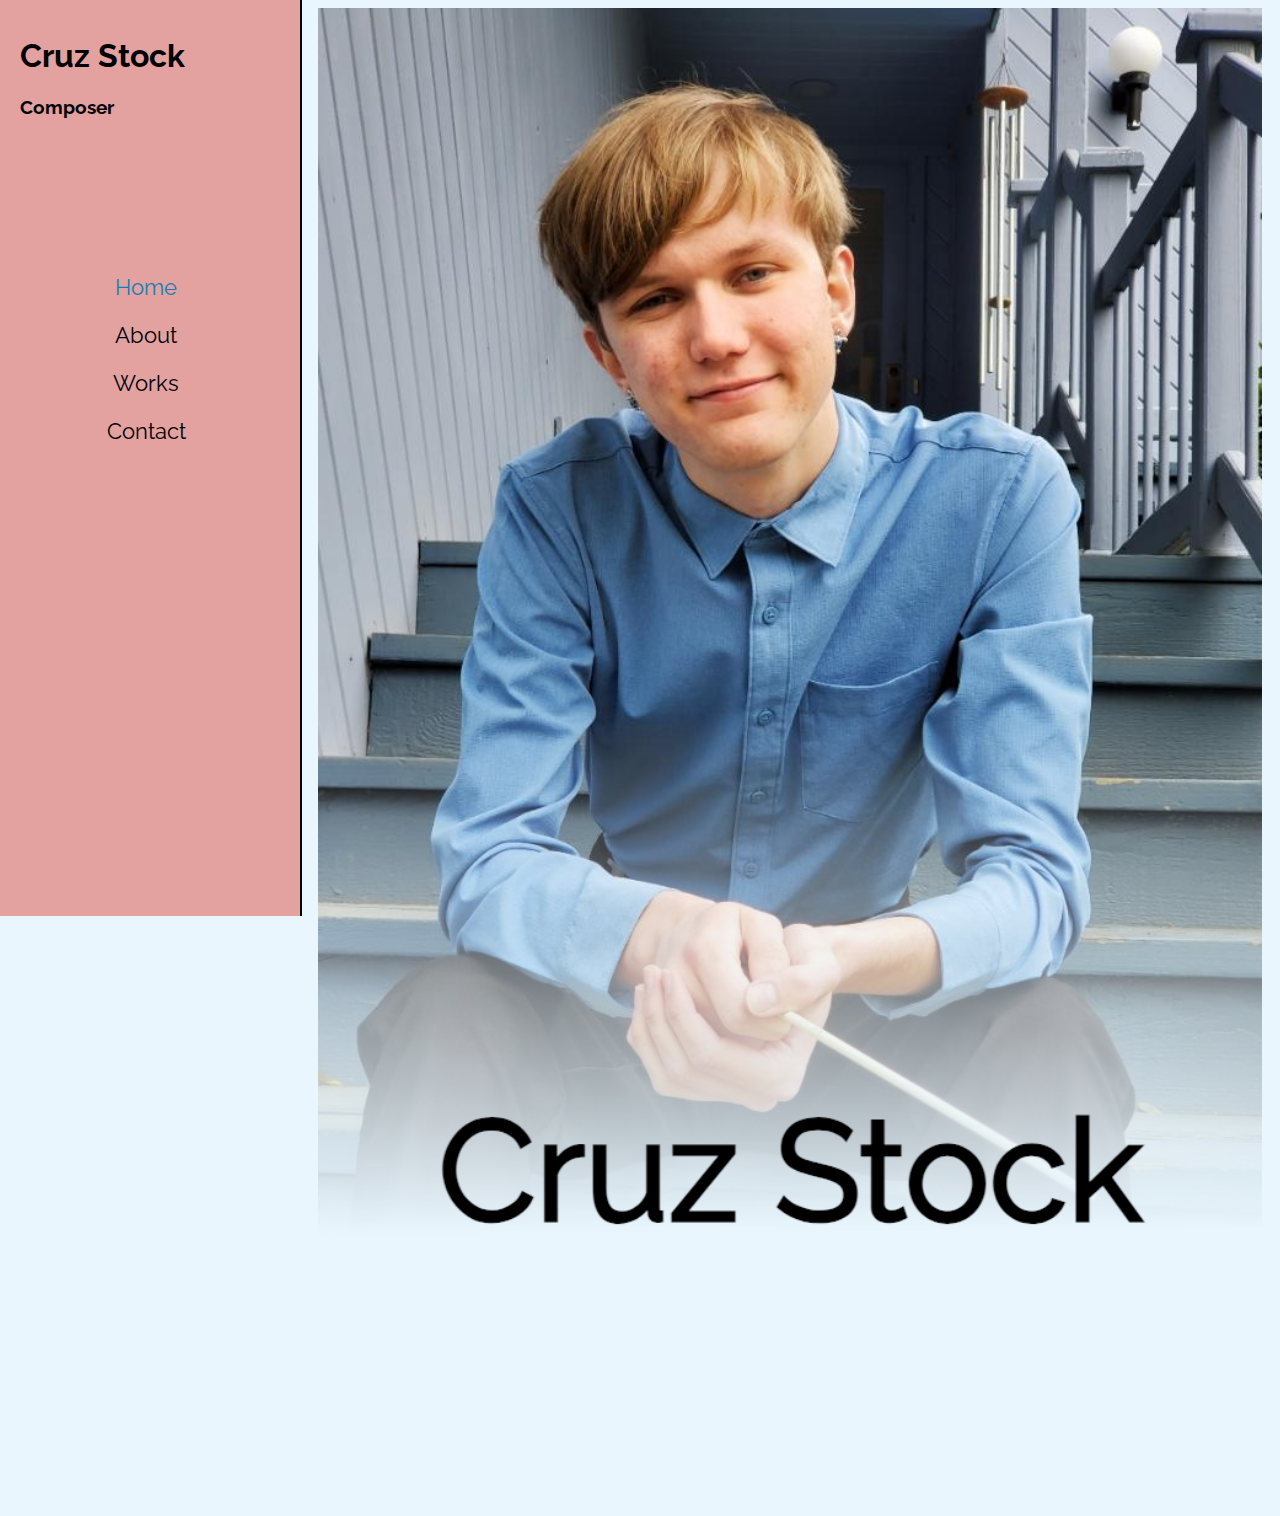
<file: index.html>
<!DOCTYPE html Cache-Control: private;>
<html lang="en">
<head>
    <meta charset="UTF-8">
    <meta name="viewport" content="width=device-width, initial-scale=1.0">
    <title>Cruz Stock</title>
    <link rel="stylesheet" href="Styles/styles.css">
    <link rel="icon" href="Assests/TrebleClef.webp" type="image/x-icon"/>
</head>
<body>
<!-- The Loading Screen -->
<div class="loader-wrapper">
  <span class="circle"></span>
</div>
<!-- The sidebar -->
<div class="sidebar">
    <div class="header">
        <h1 class="name">Cruz Stock</h1>
        <h3 class="subname">Composer</h3>
    </div>
    <ul class="nav">
        <li><a class="active nav-link" href="index.html">Home</a></li>
        <li><a class="nav-link" href="about.html">About</a></li>
        <li><a class="nav-link" href="works.html">Works</a></li>
        <li><a class="nav-link" href="contact.html">Contact</a></li>
    </ul>
</div>
<!-- The Body -->
<div class="home-body">
  <div class="headshot"></div>
</div>
<script>
  document.onreadystatechange = function() {
    if (document.readyState !== "complete") {
        document.querySelector("body").style.visibility = "hidden";
        document.querySelector(".loader-wrapper").style.visibility = "visible";
    } else {
        document.querySelector(".loader-wrapper").style.display = "none";
        document.querySelector("body").style.visibility = "visible";
    }
};
</script>

</body>
</html>
</file>
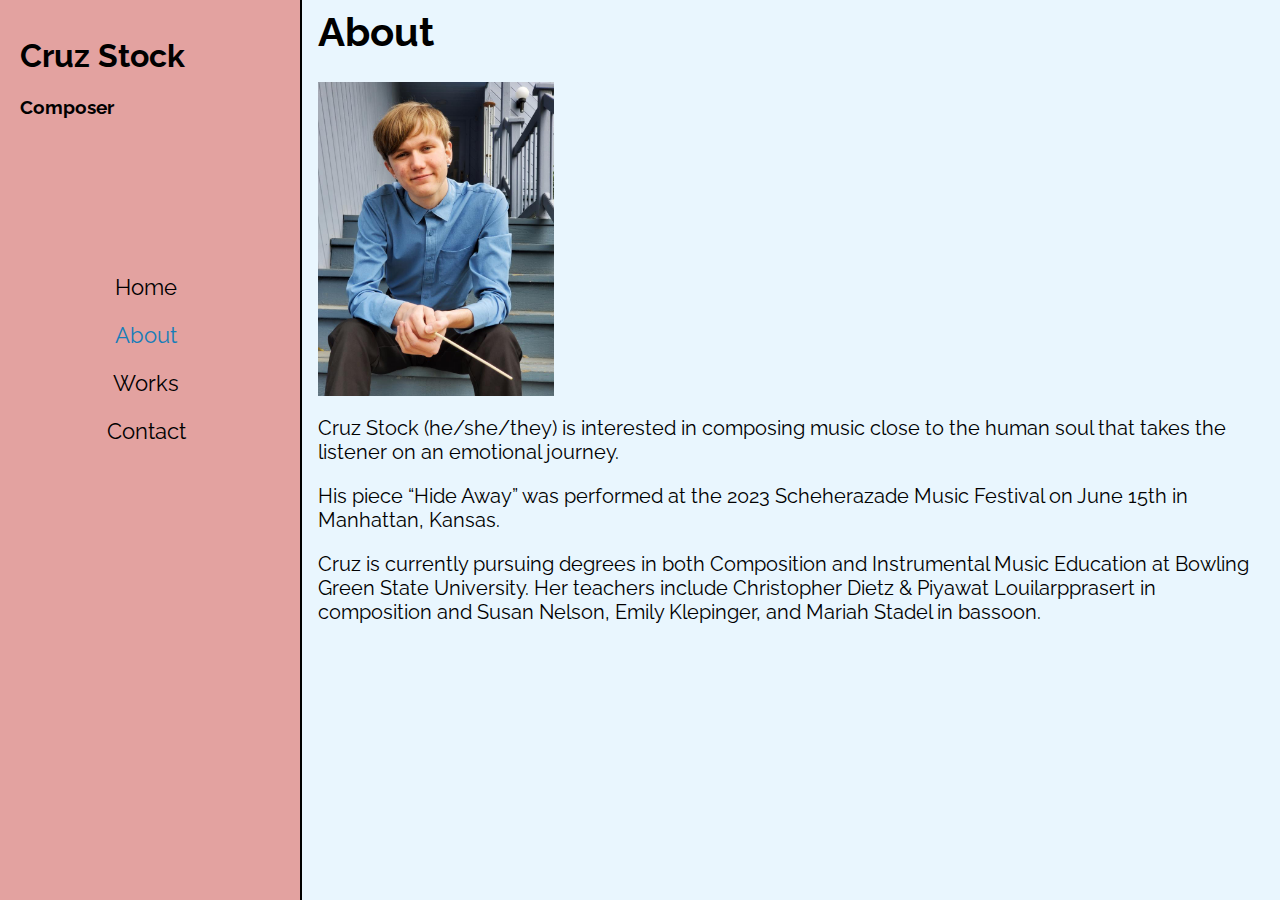
<file: about.html>
<!DOCTYPE html Cache-Control: private;>
<html lang="en">
<head>
    <meta charset="UTF-8">
    <meta name="viewport" content="width=device-width, initial-scale=1.0">
    <title>About - Cruz Stock</title>
    <link rel="stylesheet" href="Styles/styles.css">
    <link rel="icon" href="Assests/TrebleClef.webp" type="image/x-icon"/>
</head>
<body>
<!-- The Loading Screen -->
<div class="loader-wrapper">
    <span class="circle"></span>
  </div>
<!-- The sidebar -->
<div class="sidebar">
    <div class="header">
        <h1 class="name">Cruz Stock</h1>
        <h3 class="subname">Composer</h3>
    </div>
    <ul class="nav">
        <li><a class="nav-link" href="index.html">Home</a></li>
        <li><a class="active nav-link" href="about.html">About</a></li>
        <li><a class="nav-link" href="works.html">Works</a></li>
        <li><a class="nav-link" href="contact.html">Contact</a></li>
    </ul>
</div>
<!-- The Body -->
<div class="about-body">
    <div class="about-headshot">
        <h1>About</h1>
        <img src="Assests/Cruz-Stock-HeadShot.JPG" width="25%" length="25%">
        <p>
            Cruz Stock (he/she/they) is interested in composing music close to the human soul that takes the listener on an emotional journey.
        </p>
        <p>
            His piece “Hide Away” was performed at the 2023 Scheherazade Music Festival on June 15th in Manhattan, Kansas.
        </p>
        <p>
            Cruz is currently pursuing degrees in both Composition and Instrumental Music Education at Bowling Green State University. Her teachers include Christopher Dietz & Piyawat Louilarpprasert in composition and Susan Nelson, Emily Klepinger, and Mariah Stadel in bassoon.
        </p>
    </div>
</div>
</body>
<script>
    document.onreadystatechange = function() {
      if (document.readyState !== "complete") {
          document.querySelector("body").style.visibility = "hidden";
          document.querySelector(".loader-wrapper").style.visibility = "visible";
      } else {
          document.querySelector(".loader-wrapper").style.display = "none";
          document.querySelector("body").style.visibility = "visible";
      }
  };
  </script>
</html>
</file>
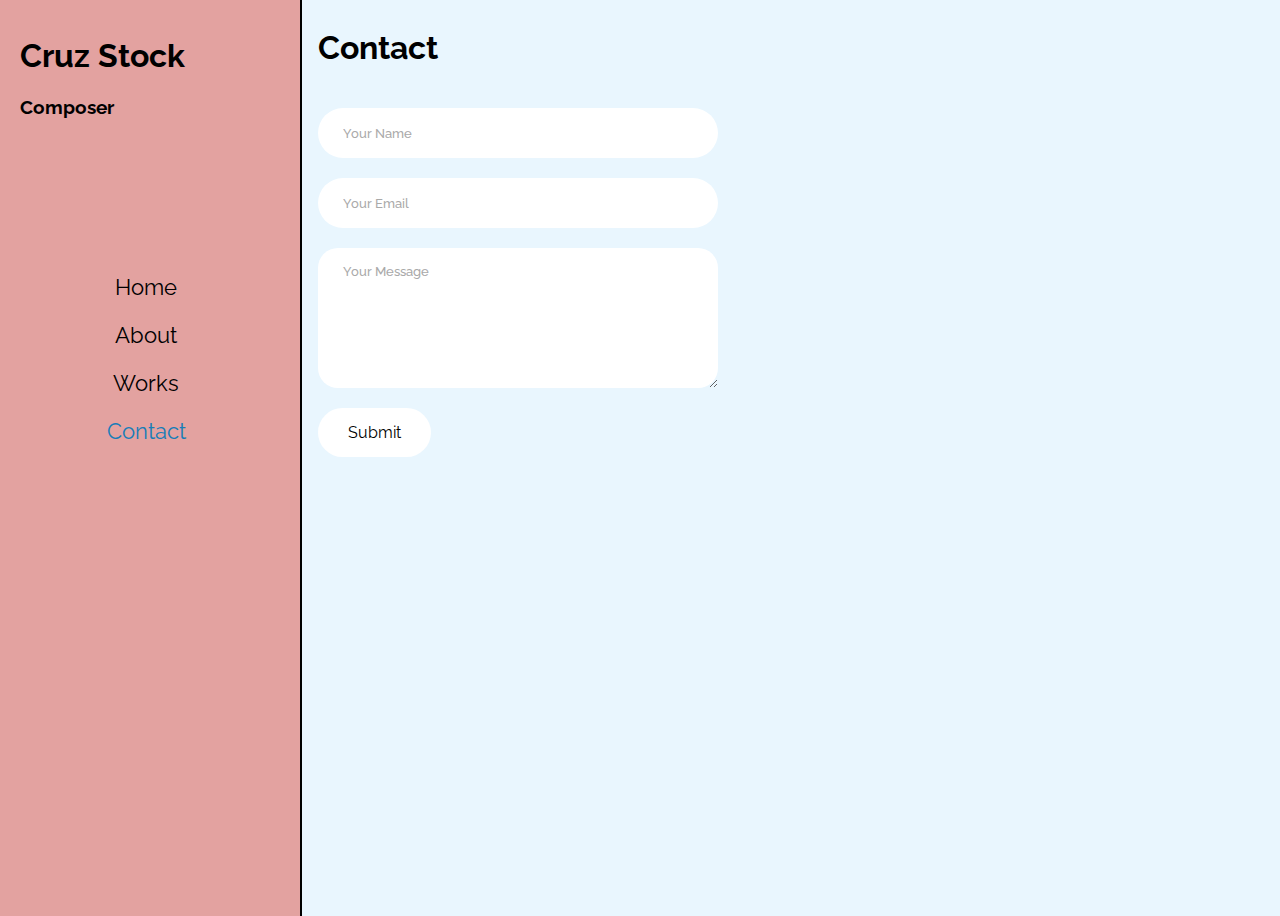
<file: contact.html>
<!DOCTYPE html Cache-Control: private;>
<!DOCTYPE html>
<html lang="en">
<head>
    <meta charset="UTF-8">
    <meta name="viewport" content="width=device-width, initial-scale=1.0">
    <title>Contact - Cruz Stock</title>
    <link rel="stylesheet" href="Styles/styles.css">
    <link rel="icon" href="Assests/TrebleClef.webp" type="image/x-icon"/>
</head>
<!-- The Loading Screen -->
<div class="loader-wrapper">
    <span class="circle"></span>
  </div>
<!-- The sidebar -->
<div class="sidebar">
    <div class="header">
        <h1 class="name">Cruz Stock</h1>
        <h3 class="subname">Composer</h3>
    </div>
    <ul class="nav">
        <li><a class="nav-link" href="index.html">Home</a></li>
        <li><a class="nav-link" href="about.html">About</a></li>
        <li><a class="nav-link" href="works.html">Works</a></li>
        <li><a class="active nav-link" href="contact.html">Contact</a></li>
    </ul>
</div>
<div class="contact-body">
    <form action="https://api.web3forms.com/submit" method="POST" class="contact-form">
        <h1>Contact</h1>
        <input type="hidden" name="access_key" value="208a9460-998c-4223-8aad-8fbee89fba15">
        <input type="text" name="name" placeholder="Your Name" class="contact-inputs" required>
        <input type="text" name="email" placeholder="Your Email" class="contact-inputs" required>
        <textarea name="message" placeholder="Your Message" class="contact-inputs" required></textarea>
        <button type="submit">Submit</button>
    </form>
</div>
<script>
    document.onreadystatechange = function() {
      if (document.readyState !== "complete") {
          document.querySelector("body").style.visibility = "hidden";
          document.querySelector(".loader-wrapper").style.visibility = "visible";
      } else {
          document.querySelector(".loader-wrapper").style.display = "none";
          document.querySelector("body").style.visibility = "visible";
      }
  };
  </script>
</html>
</file>
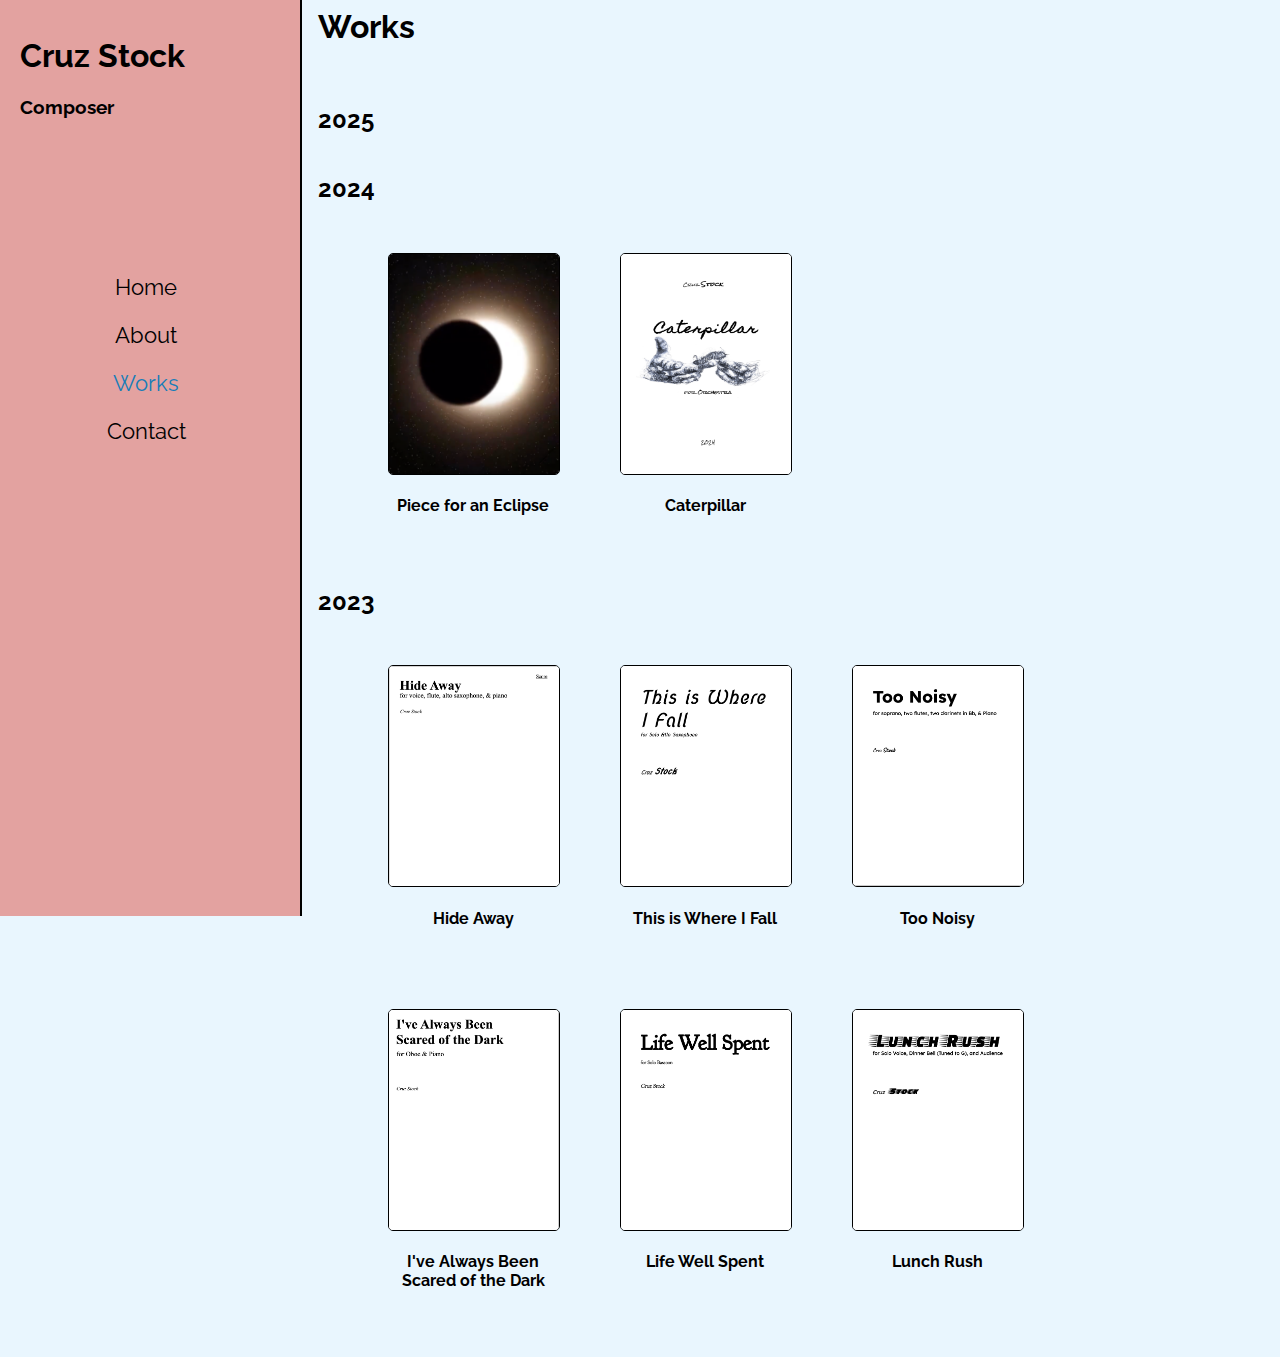
<file: works.html>
<!DOCTYPE html Cache-Control: private;>
<html lang="en">
<head>
    <meta charset="UTF-8">
    <meta name="viewport" content="width=device-width, initial-scale=1.0">
    <title>Works - Cruz Stock</title>
    <link rel="stylesheet" href="Styles/styles.css">
    <link rel="icon" href="Assests/TrebleClef.webp" type="image/x-icon"/>
</head>
<!-- The Loading Screen -->
<div class="loader-wrapper">
    <span class="circle"></span>
  </div>
<!-- The sidebar -->
<div class="sidebar">
    <div class="header">
        <h1 class="name">Cruz Stock</h1>
        <h3 class="subname">Composer</h3>
    </div>
    <ul class="nav">
        <li><a class="nav-link" href="index.html">Home</a></li>
        <li><a class="nav-link" href="about.html">About</a></li>
        <li><a class="active nav-link" href="works.html">Works</a></li>
        <li><a class="nav-link" href="contact.html">Contact</a></li>
    </ul>
</div>
<div class="works-body">
    <div class="works-list">
        <h1>Works</h1>
        <br>
        <h2>2025</h2>
        <ul class="works-items">
        </ul>
        <h2>2024</h2>
        <ul class="works-items">
            <li class="works-item works-item-first">
                <a href="Pages/eclipse.html">
                    <img class = "works-link" src="Assests/Works/Eclipse.png" width="170" height="220"></a>
                <h4 class = "works-name">Piece for an Eclipse</h3>
            </li>
            <li class="works-item">
                <a href="Pages/caterpillar.html">
                    <img class = "works-link" src="Assests/Works/Caterpillar.png" width="170" height="220"></a>
                <h4 class = "works-name">Caterpillar</h3>
            </li>
        </ul>
        <h2>2023</h2>
        <ul class="works-items">
            <li class="works-item works-item-first">
                <a href="Pages/hide-away.html">
                    <img class = "works-link" src="Assests/Works/Hide-Away.png" width="170" height="220"></a>
                <h4 class = "works-name">Hide Away</h3>
            </li>
            <li class="works-item">
                <a href="Pages/where-i-fall.html">
                    <img class = "works-link" src="Assests/Works/This-is-Where-I-Fall.png" width="170" height="220"></a>
                <h4 class = "works-name">This is Where I Fall</h3>
            </li>
            <li class="works-item">
                <a href="Pages/too-noisy.html">
                    <img class = "works-link" src="Assests/Works/Too-Noisy.png" width="170" height="220"></a>
                <h4 class = "works-name">Too Noisy</h3>
            </li>
            <li class="works-item">
                <a href="Pages/scared-dark.html">
                    <img class = "works-link" src="Assests/Works/I've-Always-Been-Scared-of-the-Dark.png" width="170" height="220"></a>
                <h4 class = "works-name">I've Always Been Scared of the Dark</h3>
            </li>
            <li class="works-item">
                <a href="Pages/life-well-spent.html">
                    <img class = "works-link" src="Assests/Works/Life-Well-Spent.png" width="170" height="220"></a>
                <h4 class = "works-name">Life Well Spent</h3>
            </li>
            <li class="works-item">
                <a href="Pages/lunch-rush.html">
                    <img class = "works-link" src="Assests/Works/Lunch-Rush.png" width="170" height="220"></a>
                <h4 class = "works-name">Lunch Rush</h3>
            </li>
    </ul>
    </div>
</div>
<script>
    document.onreadystatechange = function() {
      if (document.readyState !== "complete") {
          document.querySelector("body").style.visibility = "hidden";
          document.querySelector(".loader-wrapper").style.visibility = "visible";
      } else {
          document.querySelector(".loader-wrapper").style.display = "none";
          document.querySelector("body").style.visibility = "visible";
      }
  };
  </script>
</html>
</file>
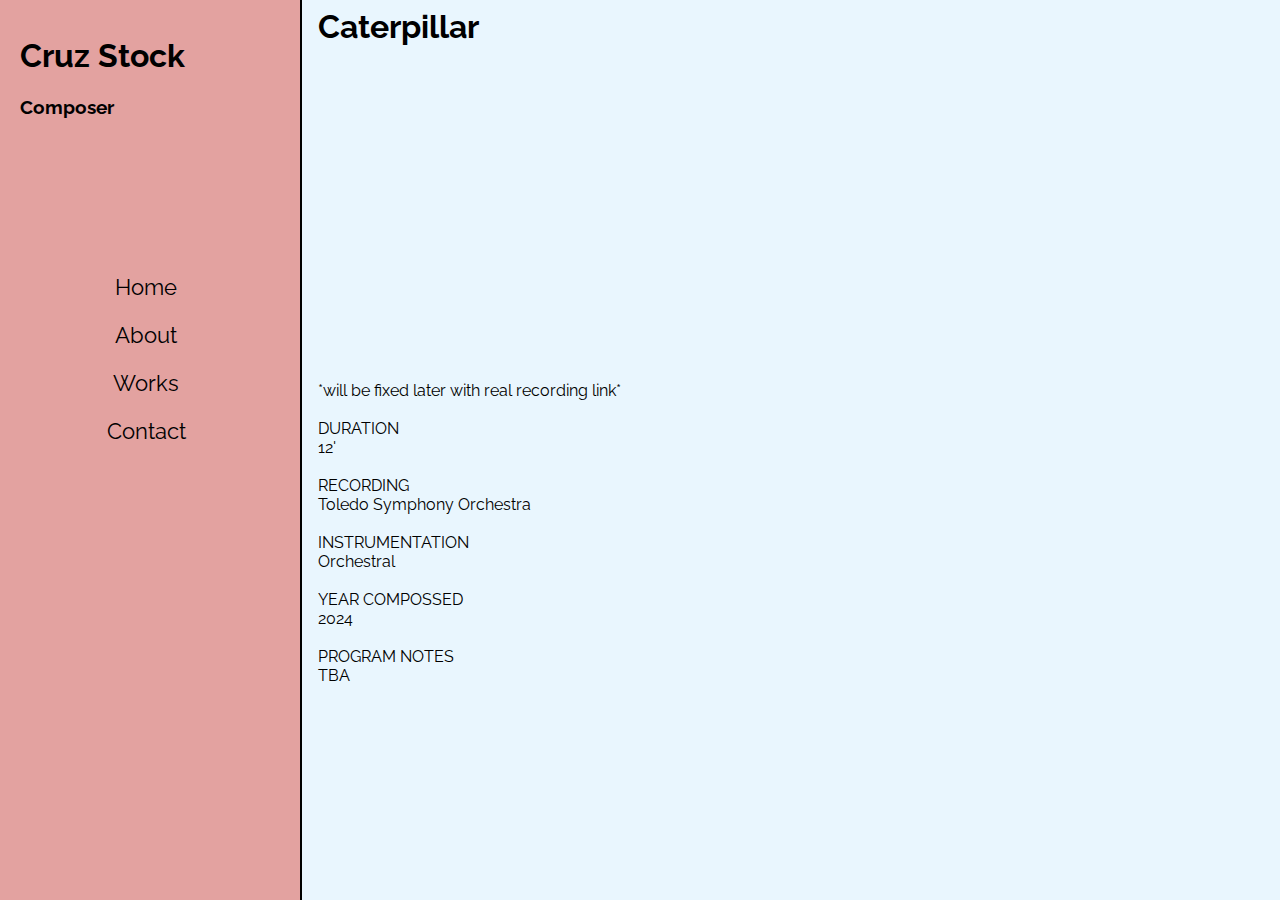
<file: Pages/caterpillar.html>
<!DOCTYPE html Cache-Control: private;>
<html lang="en">
<head>
    <meta charset="UTF-8">
    <meta name="viewport" content="width=device-width, initial-scale=1.0">
    <title>Caterpillar - Cruz Stock</title>
    <link rel="stylesheet" href="../Styles/styles.css">
    <link rel="icon" href="Assests/TrebleClef.webp" type="image/x-icon"/>
</head>
<!-- The Loading Screen -->
<div class="loader-wrapper">
    <span class="circle"></span>
  </div>
<!-- The sidebar -->
<div class="sidebar">
    <div class="header">
        <h1 class="name">Cruz Stock</h1>
        <h3 class="subname">Composer</h3>
    </div>
    <ul class="nav">
        <li><a class="nav-link" href="../index.html">Home</a></li>
        <li><a class="nav-link" href="../about.html">About</a></li>
        <li><a class="nav-link" href="../works.html">Works</a></li>
        <li><a class="nav-link" href="../contact.html">Contact</a></li>
    </ul>
</div>
<div class="works-body">
    <div class="works-list">
        <h1>Caterpillar</h1>
        <iframe class="video" width="560" height="315" src="https://www.youtube.com/embed/H6h8BHc15z4?si=mu9k8JqaqvsPHZ7Y" title="YouTube video player" frameborder="0" allow="accelerometer; autoplay; clipboard-write; encrypted-media; gyroscope; picture-in-picture; web-share" allowfullscreen></iframe>
        <br>
        *will be fixed later with real recording link*
        <br>
        <br>
        DURATION 
        <br>
        12'
        <br>
        <br>
        RECORDING
        <br>
        Toledo Symphony Orchestra
        <br>
        <br>
        INSTRUMENTATION
        <br>
        Orchestral
        <br>
        <br>
        YEAR COMPOSSED
        <br>
        2024
        <br>
        <br>
        PROGRAM NOTES
        <br>
        TBA


    </div>
</div>
<script>
    document.onreadystatechange = function() {
      if (document.readyState !== "complete") {
          document.querySelector("body").style.visibility = "hidden";
          document.querySelector(".loader-wrapper").style.visibility = "visible";
      } else {
          document.querySelector(".loader-wrapper").style.display = "none";
          document.querySelector("body").style.visibility = "visible";
      }
  };
  </script>
</html>
</file>
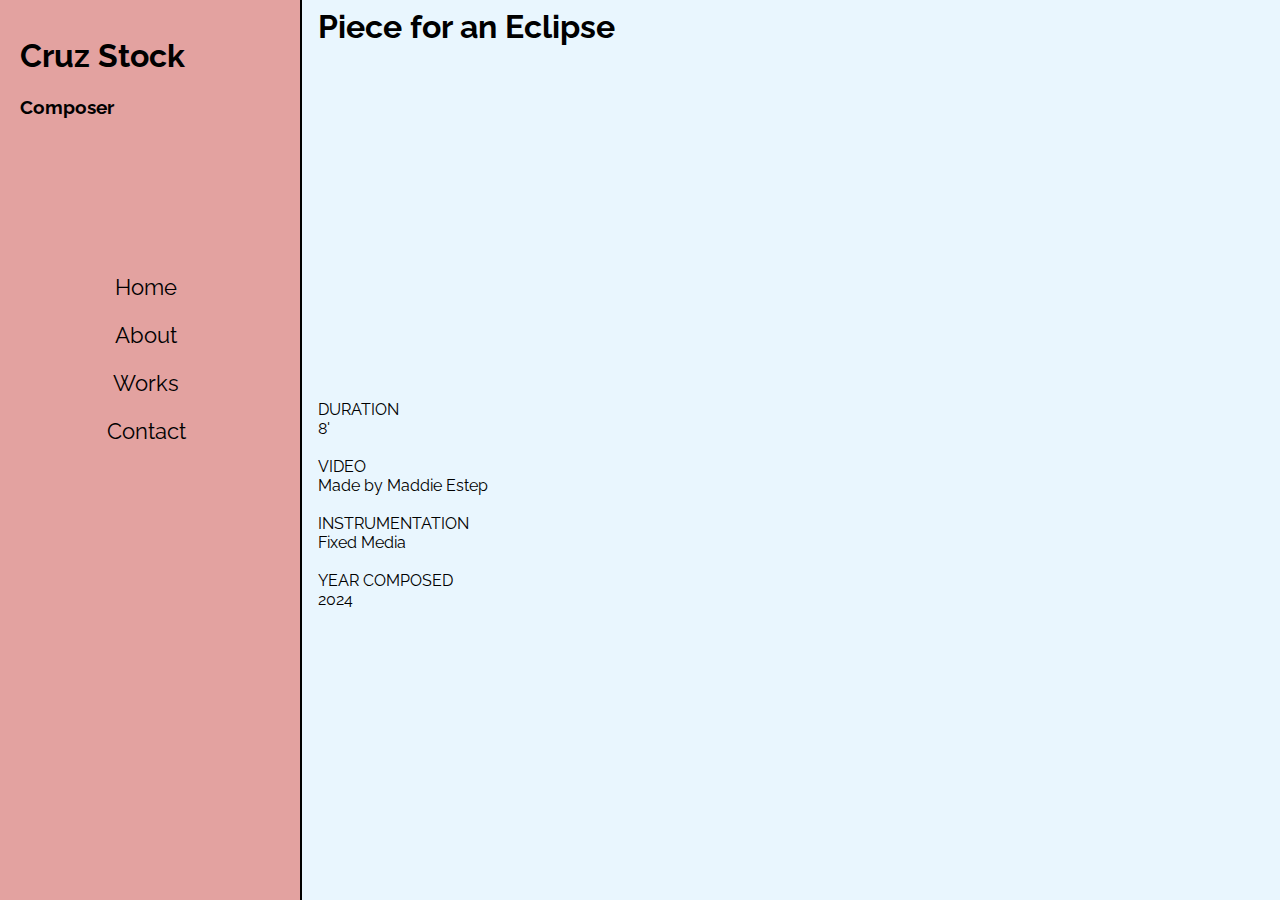
<file: Pages/eclipse.html>
<!DOCTYPE html Cache-Control: private;>
<html lang="en">
<head>
    <meta charset="UTF-8">
    <meta name="viewport" content="width=device-width, initial-scale=1.0">
    <title>Piece for an Eclipse - Cruz Stock</title>
    <link rel="stylesheet" href="../Styles/styles.css">
    <link rel="icon" href="Assests/TrebleClef.webp" type="image/x-icon"/>
</head>
<!-- The Loading Screen -->
<div class="loader-wrapper">
    <span class="circle"></span>
  </div>
<!-- The sidebar -->
<div class="sidebar">
    <div class="header">
        <h1 class="name">Cruz Stock</h1>
        <h3 class="subname">Composer</h3>
    </div>
    <ul class="nav">
        <li><a class="nav-link" href="../index.html">Home</a></li>
        <li><a class="nav-link" href="../about.html">About</a></li>
        <li><a class="nav-link" href="../works.html">Works</a></li>
        <li><a class="nav-link" href="../contact.html">Contact</a></li>
    </ul>
</div>
<div class="works-body">
    <div class="works-list">
        <h1>Piece for an Eclipse</h1>
        <iframe width="560" height="315" src="https://www.youtube.com/embed/PFdt0wuN1Iw?si=15b_hazKX6CjDKab" title="YouTube video player" frameborder="0" allow="accelerometer; autoplay; clipboard-write; encrypted-media; gyroscope; picture-in-picture; web-share" referrerpolicy="strict-origin-when-cross-origin" allowfullscreen></iframe>
        <br>
        <br>
        DURATION 
        <br>
        8'
        <br>
        <br>
        VIDEO
        <br>
        Made by Maddie Estep
        <br>
        <br>
        INSTRUMENTATION
        <br>
        Fixed Media
        <br>
        <br>
        YEAR COMPOSED
        <br>
        2024
        <br>

    </div>
</div>
<script>
    document.onreadystatechange = function() {
      if (document.readyState !== "complete") {
          document.querySelector("body").style.visibility = "hidden";
          document.querySelector(".loader-wrapper").style.visibility = "visible";
      } else {
          document.querySelector(".loader-wrapper").style.display = "none";
          document.querySelector("body").style.visibility = "visible";
      }
  };
  </script>
</html>
</file>
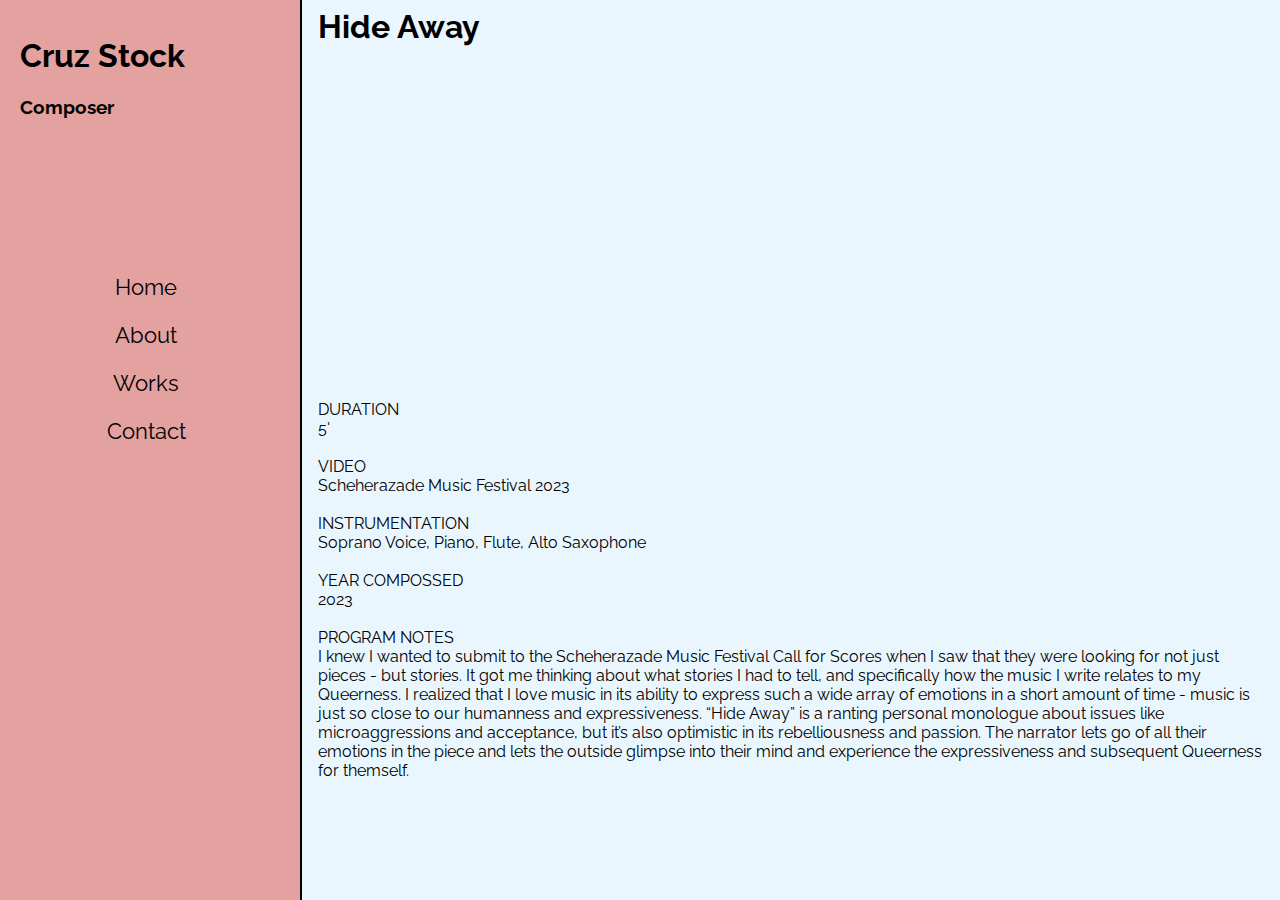
<file: Pages/hide-away-copy.html>
<!DOCTYPE html Cache-Control: private;>
<html lang="en">
<head>
    <meta charset="UTF-8">
    <meta name="viewport" content="width=device-width, initial-scale=1.0">
    <title>Hide Away - Cruz Stock</title>
    <link rel="stylesheet" href="../Styles/styles.css">
    <link rel="icon" href="Assests/TrebleClef.webp" type="image/x-icon"/>
</head>
<!-- The Loading Screen -->
<div class="loader-wrapper">
    <span class="circle"></span>
  </div>
<!-- The sidebar -->
<div class="sidebar">
    <div class="header">
        <h1 class="name">Cruz Stock</h1>
        <h3 class="subname">Composer</h3>
    </div>
    <ul class="nav">
        <li><a class="nav-link" href="../index.html">Home</a></li>
        <li><a class="nav-link" href="../about.html">About</a></li>
        <li><a class="nav-link" href="../works.html">Works</a></li>
        <li><a class="nav-link" href="../contact.html">Contact</a></li>
    </ul>
</div>
<div class="works-body">
    <div class="works-list">
        <h1>Hide Away</h1>
        <iframe class="video" width="560" height="315" src="https://www.youtube.com/embed/H6h8BHc15z4?si=mu9k8JqaqvsPHZ7Y" title="YouTube video player" frameborder="0" allow="accelerometer; autoplay; clipboard-write; encrypted-media; gyroscope; picture-in-picture; web-share" allowfullscreen></iframe>
        <br>
        <br>
        DURATION 
        <br>
        5'
        <br>
        <br>
        VIDEO
        <br>
        Scheherazade Music Festival 2023
        <br>
        <br>
        INSTRUMENTATION
        <br>
        Soprano Voice, Piano, Flute, Alto Saxophone
        <br>
        <br>
        YEAR COMPOSSED
        <br>
        2023
        <br>
        <br>
        PROGRAM NOTES
        <br>
        I knew I wanted to submit to the Scheherazade Music Festival Call for Scores when I saw that they were looking for not just pieces - but stories. It got me thinking about what stories I had to tell, and specifically how the music I write relates to my Queerness. I realized that I love music in its ability to express such a wide array of emotions in a short amount of time - music is just so close to our humanness and expressiveness. “Hide Away” is a ranting personal monologue about issues like microaggressions and acceptance, but it’s also optimistic in its rebelliousness and passion. The narrator lets go of all their emotions in the piece and lets the outside glimpse into their mind and experience the expressiveness and subsequent Queerness for themself.


    </div>
</div>
<script>
    document.onreadystatechange = function() {
      if (document.readyState !== "complete") {
          document.querySelector("body").style.visibility = "hidden";
          document.querySelector(".loader-wrapper").style.visibility = "visible";
      } else {
          document.querySelector(".loader-wrapper").style.display = "none";
          document.querySelector("body").style.visibility = "visible";
      }
  };
  </script>
</html>
</file>
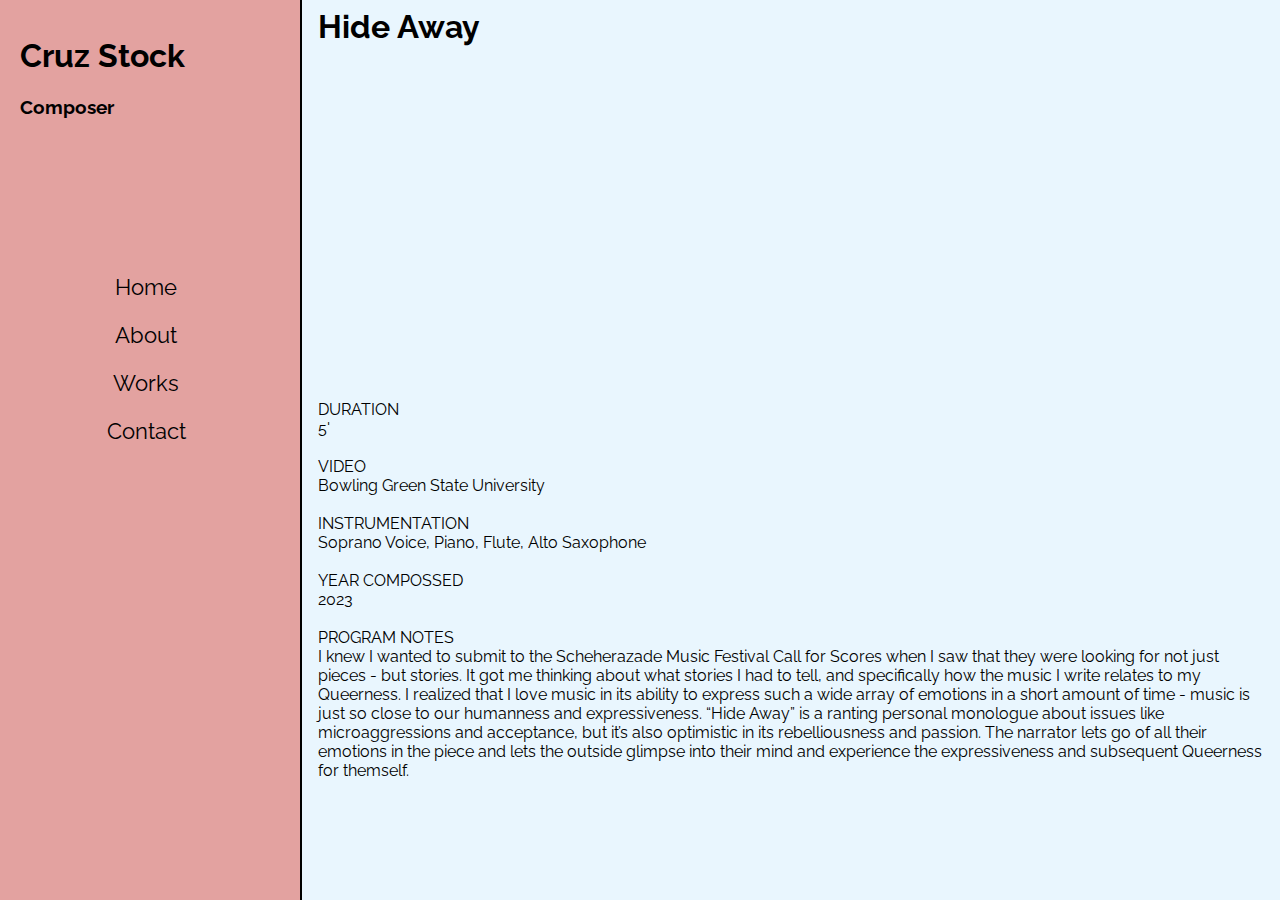
<file: Pages/hide-away.html>
<!DOCTYPE html Cache-Control: private;>
<html lang="en">
<head>
    <meta charset="UTF-8">
    <meta name="viewport" content="width=device-width, initial-scale=1.0">
    <title>Hide Away - Cruz Stock</title>
    <link rel="stylesheet" href="../Styles/styles.css">
    <link rel="icon" href="Assests/TrebleClef.webp" type="image/x-icon"/>
</head>
<!-- The Loading Screen -->
<div class="loader-wrapper">
    <span class="circle"></span>
  </div>
<!-- The sidebar -->
<div class="sidebar">
    <div class="header">
        <h1 class="name">Cruz Stock</h1>
        <h3 class="subname">Composer</h3>
    </div>
    <ul class="nav">
        <li><a class="nav-link" href="../index.html">Home</a></li>
        <li><a class="nav-link" href="../about.html">About</a></li>
        <li><a class="nav-link" href="../works.html">Works</a></li>
        <li><a class="nav-link" href="../contact.html">Contact</a></li>
    </ul>
</div>
<div class="works-body">
    <div class="works-list">
        <h1>Hide Away</h1>
        <iframe class="video" width="560" height="315" src="https://www.youtube.com/embed/H6h8BHc15z4?si=mu9k8JqaqvsPHZ7Y" title="YouTube video player" frameborder="0" allow="accelerometer; autoplay; clipboard-write; encrypted-media; gyroscope; picture-in-picture; web-share" allowfullscreen></iframe>
        <br>
        <br>
        DURATION 
        <br>
        5'
        <br>
        <br>
        VIDEO
        <br>
        Bowling Green State University
        <br>
        <br>
        INSTRUMENTATION
        <br>
        Soprano Voice, Piano, Flute, Alto Saxophone
        <br>
        <br>
        YEAR COMPOSSED
        <br>
        2023
        <br>
        <br>
        PROGRAM NOTES
        <br>
        I knew I wanted to submit to the Scheherazade Music Festival Call for Scores when I saw that they were looking for not just pieces - but stories. It got me thinking about what stories I had to tell, and specifically how the music I write relates to my Queerness. I realized that I love music in its ability to express such a wide array of emotions in a short amount of time - music is just so close to our humanness and expressiveness. “Hide Away” is a ranting personal monologue about issues like microaggressions and acceptance, but it’s also optimistic in its rebelliousness and passion. The narrator lets go of all their emotions in the piece and lets the outside glimpse into their mind and experience the expressiveness and subsequent Queerness for themself.


    </div>
</div>
<script>
    document.onreadystatechange = function() {
      if (document.readyState !== "complete") {
          document.querySelector("body").style.visibility = "hidden";
          document.querySelector(".loader-wrapper").style.visibility = "visible";
      } else {
          document.querySelector(".loader-wrapper").style.display = "none";
          document.querySelector("body").style.visibility = "visible";
      }
  };
  </script>
</html>
</file>
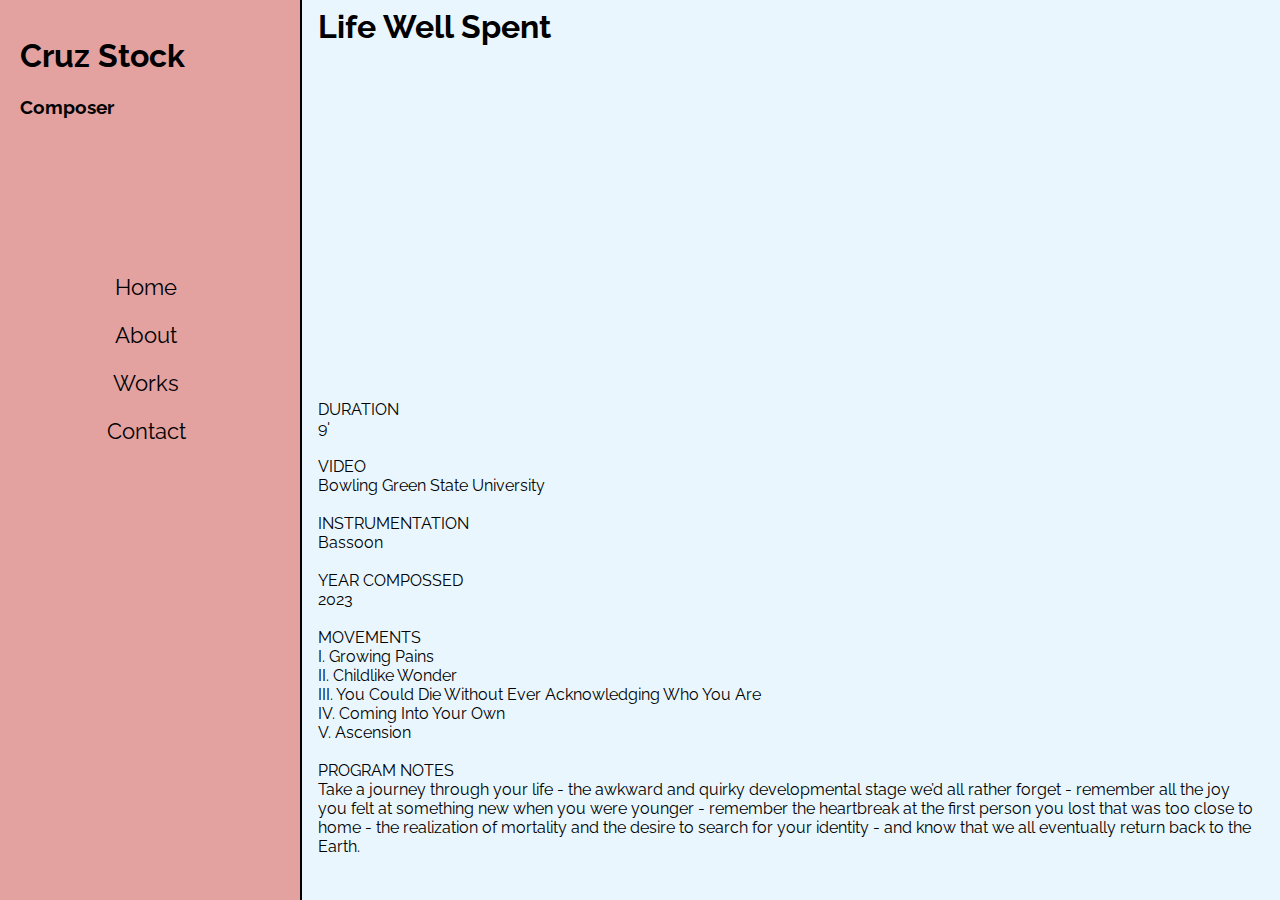
<file: Pages/life-well-spent.html>
<!DOCTYPE html Cache-Control: private;>
<html lang="en">
<head>
    <meta charset="UTF-8">
    <meta name="viewport" content="width=device-width, initial-scale=1.0">
    <title>Life Well Spent - Cruz Stock</title>
    <link rel="stylesheet" href="../Styles/styles.css">
    <link rel="icon" href="Assests/TrebleClef.webp" type="image/x-icon"/>
</head>
<!-- The Loading Screen -->
<div class="loader-wrapper">
    <span class="circle"></span>
  </div>
<!-- The sidebar -->
<div class="sidebar">
    <div class="header">
        <h1 class="name">Cruz Stock</h1>
        <h3 class="subname">Composer</h3>
    </div>
    <ul class="nav">
        <li><a class="nav-link" href="../index.html">Home</a></li>
        <li><a class="nav-link" href="../about.html">About</a></li>
        <li><a class="nav-link" href="../works.html">Works</a></li>
        <li><a class="nav-link" href="../contact.html">Contact</a></li>
    </ul>
</div>
<div class="works-body">
    <div class="works-list">
        <h1>Life Well Spent</h1>
        <iframe width="560" height="315" src="https://www.youtube.com/embed/xzF1yiCq1ts?si=5iL-U-b4fIVFTS9r" title="YouTube video player" frameborder="0" allow="accelerometer; autoplay; clipboard-write; encrypted-media; gyroscope; picture-in-picture; web-share" allowfullscreen></iframe>
        <br>
        <br>
        DURATION
        <br>
        9'
        <br>
        <br>
        VIDEO
        <br>
        Bowling Green State University
        <br>
        <br>
        INSTRUMENTATION
        <br>
        Bassoon
        <br>
        <br>
        YEAR COMPOSSED
        <br>
        2023
        <br>
        <br>
        MOVEMENTS
        <br>
        I. Growing Pains
        <br>
        II. Childlike Wonder
        <br>
        III. You Could Die Without Ever Acknowledging Who You Are 
        <br>
        IV. Coming Into Your Own
        <br>
        V. Ascension
        <br>
        <br>
        PROGRAM NOTES
        <br>
        Take a journey through your life - the awkward and quirky developmental stage we’d all rather forget - remember all the joy you felt at something new when you were younger - remember the heartbreak at the first person you lost that was too close to home - the realization of mortality and the desire to search for your identity - and know that we all eventually return back to the Earth.   
    </div>
</div>
<script>
    document.onreadystatechange = function() {
      if (document.readyState !== "complete") {
          document.querySelector("body").style.visibility = "hidden";
          document.querySelector(".loader-wrapper").style.visibility = "visible";
      } else {
          document.querySelector(".loader-wrapper").style.display = "none";
          document.querySelector("body").style.visibility = "visible";
      }
  };
  </script>
</html>
</file>
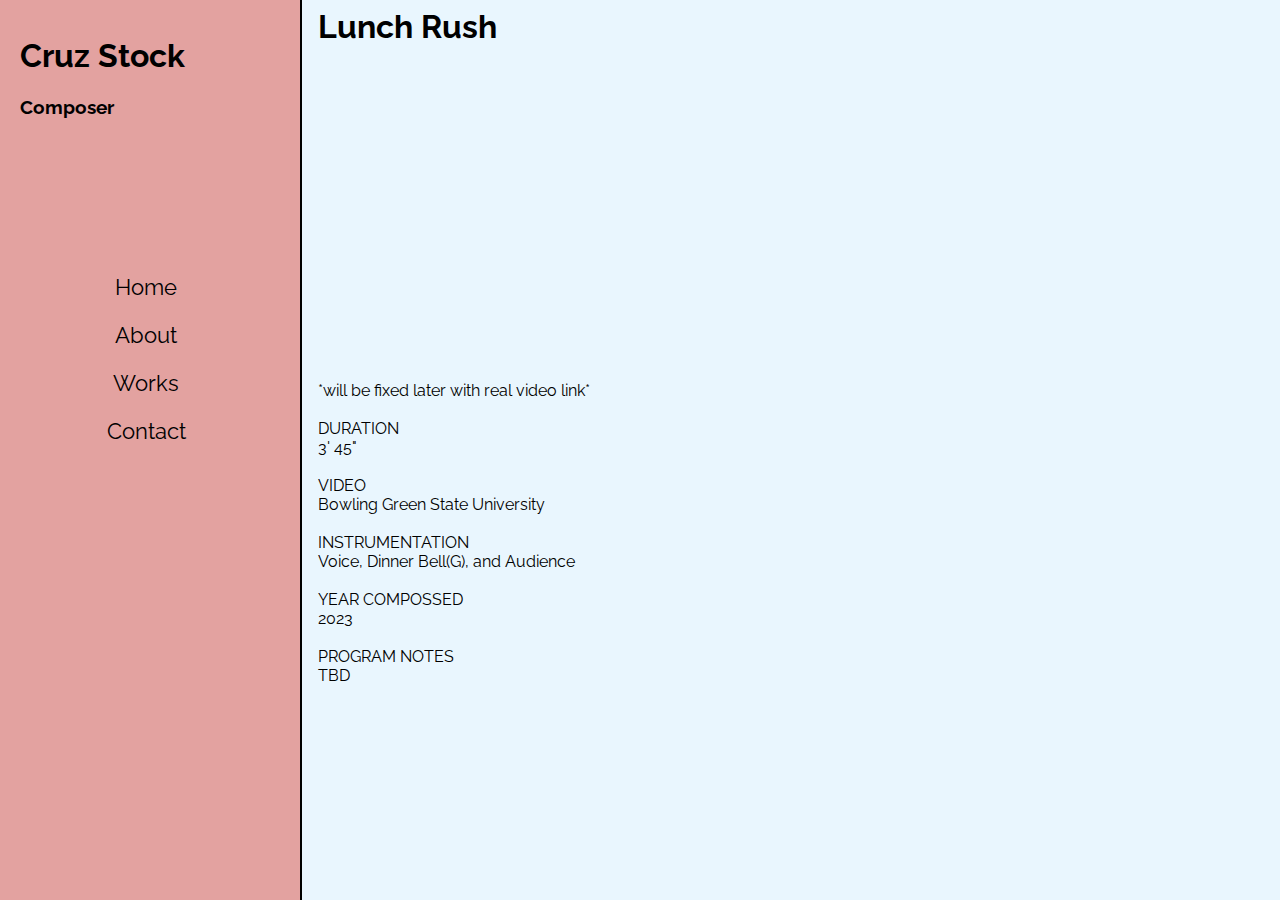
<file: Pages/lunch-rush.html>
<!DOCTYPE html Cache-Control: private;>
<html lang="en">
<head>
    <meta charset="UTF-8">
    <meta name="viewport" content="width=device-width, initial-scale=1.0">
    <title>Lunch Rush - Cruz Stock</title>
    <link rel="stylesheet" href="../Styles/styles.css">
    <link rel="icon" href="Assests/TrebleClef.webp" type="image/x-icon"/>
</head>
<!-- The Loading Screen -->
<div class="loader-wrapper">
    <span class="circle"></span>
  </div>
<!-- The sidebar -->
<div class="sidebar">
    <div class="header">
        <h1 class="name">Cruz Stock</h1>
        <h3 class="subname">Composer</h3>
    </div>
    <ul class="nav">
        <li><a class="nav-link" href="../index.html">Home</a></li>
        <li><a class="nav-link" href="../about.html">About</a></li>
        <li><a class="nav-link" href="../works.html">Works</a></li>
        <li><a class="nav-link" href="../contact.html">Contact</a></li>
    </ul>
</div>
<div class="works-body">
    <div class="works-list">
        <h1>Lunch Rush</h1>
        <iframe width="560" height="315" src="https://www.youtube.com/embed/R4E8YQVQbNg?si=exBzP6vVnz9jUjo1" title="YouTube video player" frameborder="0" allow="accelerometer; autoplay; clipboard-write; encrypted-media; gyroscope; picture-in-picture; web-share" allowfullscreen></iframe>
        <br>
        *will be fixed later with real video link*
        <br>
        <br>
        DURATION
        <br>
        3' 45"
        <br>
        <br>
        VIDEO
        <br>
        Bowling Green State University
        <br>
        <br>
        INSTRUMENTATION
        <br>
        Voice, Dinner Bell(G), and Audience
        <br>
        <br>
        YEAR COMPOSSED
        <br>
        2023
        <br>
        <br>
        PROGRAM NOTES
        <br>
        TBD
    </div>
</div>
<script>
    document.onreadystatechange = function() {
      if (document.readyState !== "complete") {
          document.querySelector("body").style.visibility = "hidden";
          document.querySelector(".loader-wrapper").style.visibility = "visible";
      } else {
          document.querySelector(".loader-wrapper").style.display = "none";
          document.querySelector("body").style.visibility = "visible";
      }
  };
  </script>
</html>
</file>
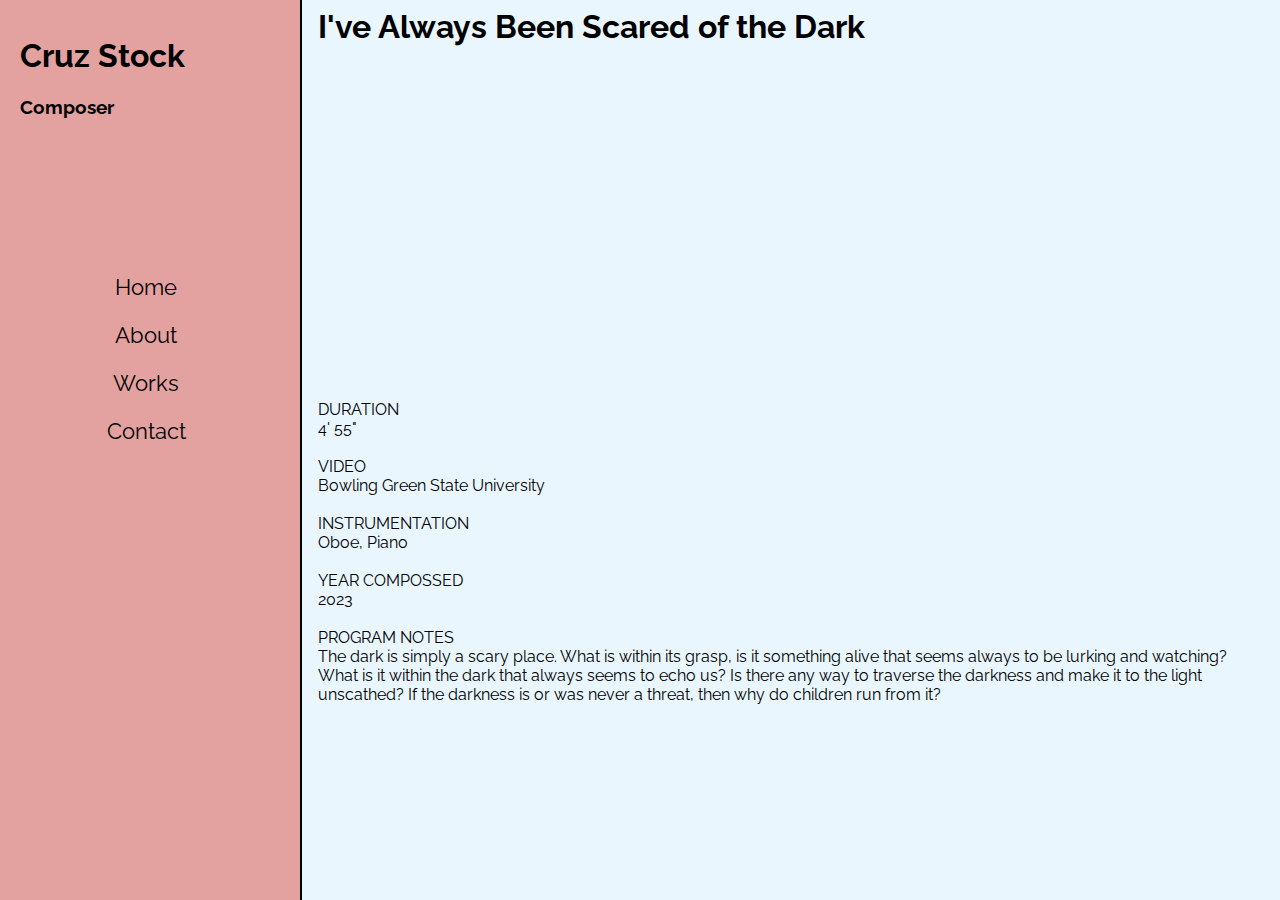
<file: Pages/scared-dark.html>
<!DOCTYPE html Cache-Control: private;>
<html lang="en">
<head>
    <meta charset="UTF-8">
    <meta name="viewport" content="width=device-width, initial-scale=1.0">
    <title>I've Always Been Scared of the Dark - Cruz Stock</title>
    <link rel="stylesheet" href="../Styles/styles.css">
    <link rel="icon" href="Assests/TrebleClef.webp" type="image/x-icon"/>
</head>
<!-- The Loading Screen -->
<div class="loader-wrapper">
    <span class="circle"></span>
  </div>
<!-- The sidebar -->
<div class="sidebar">
    <div class="header">
        <h1 class="name">Cruz Stock</h1>
        <h3 class="subname">Composer</h3>
    </div>
    <ul class="nav">
        <li><a class="nav-link" href="../index.html">Home</a></li>
        <li><a class="nav-link" href="../about.html">About</a></li>
        <li><a class="nav-link" href="../works.html">Works</a></li>
        <li><a class="nav-link" href="../contact.html">Contact</a></li>
    </ul>
</div>
<div class="works-body">
    <div class="works-list">
        <h1>I've Always Been Scared of the Dark</h1>
        <iframe width="560" height="315" src="https://www.youtube.com/embed/Fb7JiVg_Ksc?si=BND9QPUlYa6fQ2Mi" title="YouTube video player" frameborder="0" allow="accelerometer; autoplay; clipboard-write; encrypted-media; gyroscope; picture-in-picture; web-share" allowfullscreen></iframe>
        <br>
        <br>
        DURATION
        <br>
        4' 55"
        <br>
        <br>
        VIDEO
        <br>
        Bowling Green State University        
        <br>
        <br>
        INSTRUMENTATION
        <br>
        Oboe, Piano
        <br>
        <br>
        YEAR COMPOSSED
        <br>
        2023
        <br>
        <br>
        PROGRAM NOTES
        <br>
        The dark is simply a scary place. What is within its grasp, is it something alive that seems always to be lurking and watching? What is it within the dark that always seems to echo us? Is there any way to traverse the darkness and make it to the light unscathed? If the darkness is or was never a threat, then why do children run from it?   
    </div>
</div>
<script>
    document.onreadystatechange = function() {
      if (document.readyState !== "complete") {
          document.querySelector("body").style.visibility = "hidden";
          document.querySelector(".loader-wrapper").style.visibility = "visible";
      } else {
          document.querySelector(".loader-wrapper").style.display = "none";
          document.querySelector("body").style.visibility = "visible";
      }
  };
  </script>
</html>
</file>
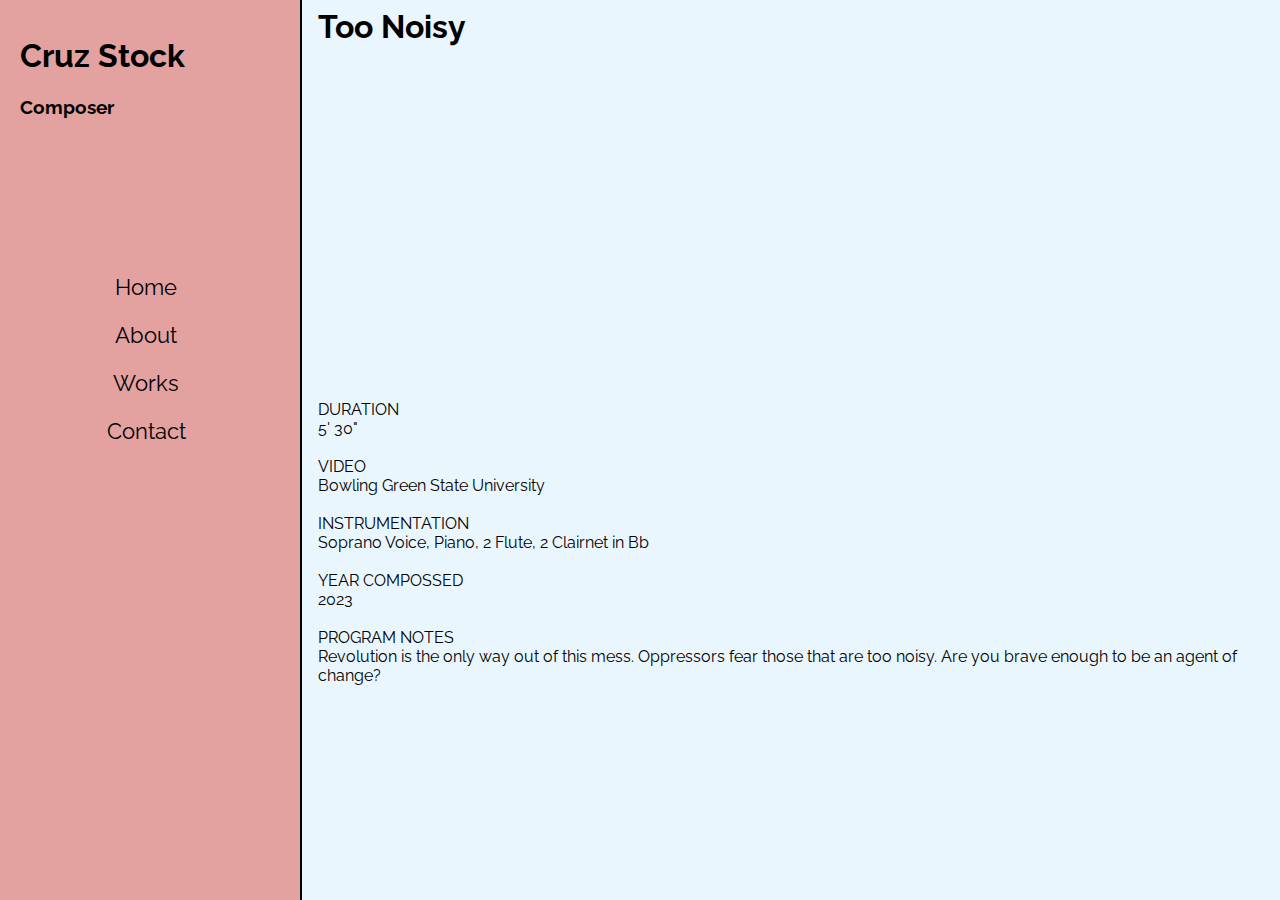
<file: Pages/too-noisy.html>
<!DOCTYPE html Cache-Control: private;>
<html lang="en">
<head>
    <meta charset="UTF-8">
    <meta name="viewport" content="width=device-width, initial-scale=1.0">
    <title>Too Noisy - Cruz Stock</title>
    <link rel="stylesheet" href="../Styles/styles.css">
    <link rel="icon" href="Assests/TrebleClef.webp" type="image/x-icon"/>
</head>
<!-- The Loading Screen -->
<div class="loader-wrapper">
    <span class="circle"></span>
  </div>
<!-- The sidebar -->
<div class="sidebar">
    <div class="header">
        <h1 class="name">Cruz Stock</h1>
        <h3 class="subname">Composer</h3>
    </div>
    <ul class="nav">
        <li><a class="nav-link" href="../index.html">Home</a></li>
        <li><a class="nav-link" href="../about.html">About</a></li>
        <li><a class="nav-link" href="../works.html">Works</a></li>
        <li><a class="nav-link" href="../contact.html">Contact</a></li>
    </ul>
</div>
<div class="works-body">
    <div class="works-list">
        <h1>Too Noisy</h1>
        <iframe width="560" height="315" src="https://www.youtube.com/embed/OKgmafZOISA?si=4YQwIV9NQB_D9ckH" title="YouTube video player" frameborder="0" allow="accelerometer; autoplay; clipboard-write; encrypted-media; gyroscope; picture-in-picture; web-share" allowfullscreen></iframe>
        <br>
        <br>
        DURATION
        <br>
        5' 30"
        <br>
        <br>
        VIDEO
        <br>
        Bowling Green State University
        <br>
        <br>
        INSTRUMENTATION
        <br>
        Soprano Voice, Piano, 2 Flute, 2 Clairnet in Bb
        <br>
        <br>
        YEAR COMPOSSED
        <br>
        2023
        <br>
        <br>
        PROGRAM NOTES
        <br>
        Revolution is the only way out of this mess. Oppressors fear those that are too noisy. Are you brave enough to be an agent of change?
    </div>
</div>
<script>
    document.onreadystatechange = function() {
      if (document.readyState !== "complete") {
          document.querySelector("body").style.visibility = "hidden";
          document.querySelector(".loader-wrapper").style.visibility = "visible";
      } else {
          document.querySelector(".loader-wrapper").style.display = "none";
          document.querySelector("body").style.visibility = "visible";
      }
  };
  </script>
</html>
</file>
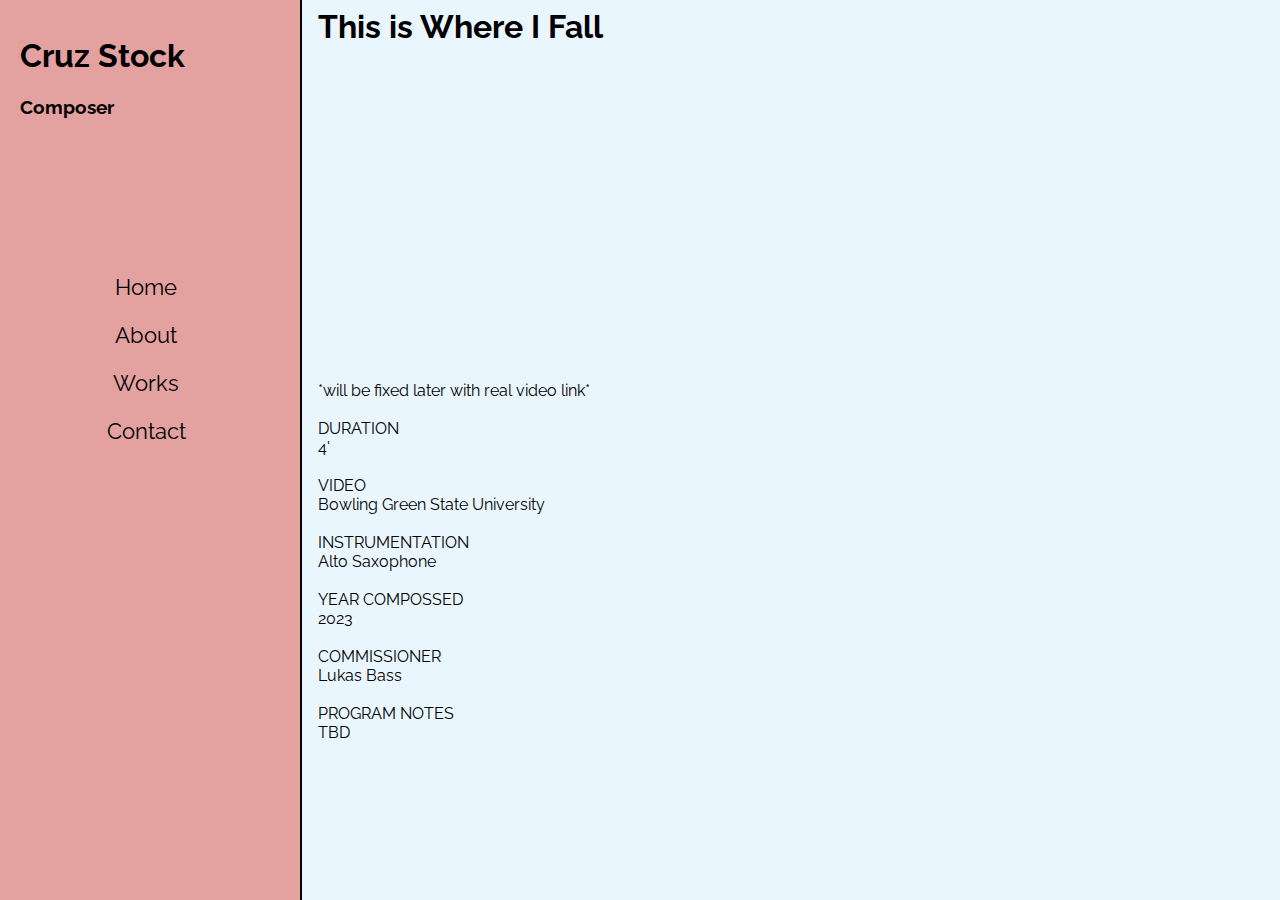
<file: Pages/where-i-fall.html>
<!DOCTYPE html Cache-Control: private;>
<html lang="en">
<head>
    <meta charset="UTF-8">
    <meta name="viewport" content="width=device-width, initial-scale=1.0">
    <title>This is Where I Fall - Cruz Stock</title>
    <link rel="stylesheet" href="../Styles/styles.css">
    <link rel="icon" href="Assests/TrebleClef.webp" type="image/x-icon"/>
</head>
<!-- The Loading Screen -->
<div class="loader-wrapper">
    <span class="circle"></span>
  </div>
<!-- The sidebar -->
<div class="sidebar">
    <div class="header">
        <h1 class="name">Cruz Stock</h1>
        <h3 class="subname">Composer</h3>
    </div>
    <ul class="nav">
        <li><a class="nav-link" href="../index.html">Home</a></li>
        <li><a class="nav-link" href="../about.html">About</a></li>
        <li><a class="nav-link" href="../works.html">Works</a></li>
        <li><a class="nav-link" href="../contact.html">Contact</a></li>
    </ul>
</div>
<div class="works-body">
    <div class="works-list">
        <h1>This is Where I Fall</h1>
        <iframe width="560" height="315" src="https://www.youtube.com/embed/R4E8YQVQbNg?si=exBzP6vVnz9jUjo1" title="YouTube video player" frameborder="0" allow="accelerometer; autoplay; clipboard-write; encrypted-media; gyroscope; picture-in-picture; web-share" allowfullscreen></iframe>
        <br>
        *will be fixed later with real video link*
        <br>
        <br>
        DURATION
        <br>
        4'
        <br>
        <br>
        VIDEO
        <br>
        Bowling Green State University
        <br>
        <br>
        INSTRUMENTATION
        <br>
        Alto Saxophone
        <br>
        <br>
        YEAR COMPOSSED
        <br>
        2023
        <br>
        <br>
        COMMISSIONER
        <br>
        Lukas Bass
        <br>
        <br>
        PROGRAM NOTES
        <br>
        TBD
    </div>
</div>
<script>
    document.onreadystatechange = function() {
      if (document.readyState !== "complete") {
          document.querySelector("body").style.visibility = "hidden";
          document.querySelector(".loader-wrapper").style.visibility = "visible";
      } else {
          document.querySelector(".loader-wrapper").style.display = "none";
          document.querySelector("body").style.visibility = "visible";
      }
  };
  </script>
</html>
</file>
<file: Styles/styles.css>
/* *** WEBSITE STYLE *** */

:root {
  --background-color: #e9f6fe
}

@font-face {
    font-family: "Source Sans 3";
    src: url(../Assests/Fonts/SourceSans3-VariableFont_wght.ttf);
}

@font-face {
    font-family: "Roboto";
    src: url(../Assests/Fonts/RobotoMono-VariableFont_wght.ttf);
}

@font-face {
    font-family: "Raleway";
    src: url(../Assests/Fonts/Raleway-VariableFont_wght.ttf);
}

body {
  background-color: var(--background-color);
}

/* *** PRELOADER *** */

.loader-wrapper {
  width: 100%;
  height: 100%;
  position: fixed;
  top: 0;
  left: 0;
  background-color: var(--background-color);
  display: flex;
  justify-content: center;
  align-items: center;
  z-index: 2;
}

.circle {
  height: 45px;
  width: 45px;
  background-color: #e3a2a0;
  border-radius: 50%;
  display: inline-block;
  animation-name: loader;
  animation-duration: 2.5s;
  animation-iteration-count: infinite;
}

@keyframes loader {
  0% {background-color: #e3a2a0;}
  50% {background-color: var(--background-color); width: 350px; height: 350px}
  100% {background-color: #e3a2a0;}
}

/* *** SIDEBAR *** */

.sidebar {
    font-family: "Raleway" , sans-serif;
    height: 100%;
    width: 300px;
    position: fixed;
    z-index: 1;
    top: 0;
    left: 0;
    background-color: #e3a2a0;
    overflow-x: hidden;
    padding-top: 16px;
    border-bottom: none;
    border-right: 2px solid;
  }
  
  /* Style sidebar links */
  .sidebar a {
    font-family: "Raleway" , sans-serif;
    padding: 6px 8px 6px 16px;
    text-decoration: none;
    font-size: 22px;
    color: #000000;
    display: block;
    margin-top: 10px;
    text-align: center;
    width: 180px;
  }
  
  /* Style links on mouse-over */
  .sidebar a:hover {
    color: var(--background-color);
  }

  .sidebar a.active {
    color: #177db8;
  }

  .header h1.name {
    color: #000000;
    margin-left: 20px;
  }

  .name {
    margin-left: 20px;
  }

  .header h3 {
    color: #000000;
    margin-left: 20px;
  }

  .nav {
    margin-top: 50%;
    list-style-type: none;
  }

  .nav-link {
    transition: transform .2s;
  }

  .nav-link:hover {
    transform:scale(1.2);
  }
  
  /* *** HOME PAGE *** */

  .home-body {
    font-family: "Raleway" , sans-serif;
    margin-left: 300px; /* Same as the width of the sidenav */
    padding: 0px 10px;
  }

  .headshot {
    width: 100%;
    height: 1500px;
    background-image: url('../Assests/Cruz-Stock-HeadShot.png');
    background-repeat: no-repeat;
    background-size: contain;
    background-position: relative;
  }

  /* *** ABOUT PAGE *** */

  .about-body {
    font-family: "Raleway" , sans-serif;
    font-size: 20px;
    margin-left: 300px; /* Same as the width of the sidenav */
    padding: 0px 10px;
  }

  /* *** WORKS PAGE *** */

  .works-body {
    font-family: "Raleway" , sans-serif;
    margin-left: 300px; /* Same as the width of the sidenav */
    padding: 0px 10px;
  }

  .works-link {
    border: solid black;
    transition: transform .2s;
    border-radius: 5px;
    border: 1px solid black;
  }

  .works-link:hover {
    transform:scale(1.15);
  }

  .works-name {
    text-align: center;
    word-wrap: normal;
    width: 170px
  }

  .works-items {
    list-style-type: none;
    display: flex;
    flex-wrap: wrap;
    width: 95%;
  }

  .works-item {
    margin: 30px;
  }

  .works-item-first {
    margin-left: none;
  }

  .video {
    aspect-ratio: 16/9;
  }

  /* *** CONTACT PAGE *** */

  .contact-body {
    font-family: "Raleway" , sans-serif;
    margin-left: 300px; /* Same as the width of the sidenav */
    padding: 0px 10px;
    height: 100vh;
    display: flex;
  }

  .contact-form {
    display: flex;
    align-items: start;
    flex-direction: column;
    gap: 20px;
  }

  .contact-inputs {
    font-family: "Raleway", sans-serif;
    width: 400px;
    height: 50px;
    border: none;
    outline: none;
    padding-left: 25px;
    font-weight: 500;
    color: #666;
    border-radius: 50px;
  }

  .contact-form textarea {
    height: 140px;
    padding-top: 15px;
    border-radius: 20px;
  }

  .contact-inputs:focus {
    border: 2px solid #177db8;
  }

  .contact-inputs::placeholder {
    color: #a9a9a9;
  }

  .contact-form button {
    font-family: "Raleway", sans-serif;
    display: flex;
    align-items: center;
    padding: 15px 30px;
    font-size: 16px;
    color: #000;
    gap: 10px;
    border: none;
    border-radius: 50px;
    background: #fff;
    cursor: pointer;
    transition: transform 0.2s;
  }

  .contact-form button:hover {
    background: #177db8;
    transform: scale(1.1);
  }

  /* *** AUTO FORMATTING DIFFERENT WINDOW SIZES *** */
  
  /* Add media queries for small screens (when the height of the screen is less than 450px, add a smaller padding and font-size) */
@media screen and (max-height: 450px) {
    .sidebar {
        width: 100%;
        height: 40px;
        position: fixed;
        overflow: hidden;
        top: 0;
        left: 0;
        right: 0;
        border-bottom: 2px solid;
      }
  
      div.content {margin-left: 0;}
  
      .sidebar a {
        float: right;
        text-align: center;
        padding: 0px 0px;
        text-decoration: none;
        font-size: 14px;
        display: flex;
        width: auto;
        height: auto;
        margin-right: 4vw;
    }
  
      .header {
          float: left;
          display: flex;
      }
  
      .header h1.name {
          font-size: 20px;
          margin-top: 0px;
      }
  
      .header h3 {
          font-size: 0px;
      }
  
      .nav {
          margin: auto;
          text-align: center;
          float: right;
          display: flex;
      }
  
      .sidebar li {
          margin-left: 0px;
          margin-right: 0px;
      }

      .home-body {
        margin-left: 0px; /* Same as the width of the sidenav */
        padding: 0px 0px;
      }

      .headshot h1 {
        font-size: 10vw;
        margin: 0;
        position: absolute;
        top: 125vw;
        left: 25vw
      }

      .home-body h2 {
        position: absolute;
        top: 140vw;
        font-size: 4vw;
      }

      .about-body {
        margin-left: 0px; /* Same as the width of the sidenav */
        margin-top: 70px;
        padding: 0px 10px;
      }

      .works-body {
        margin-left: 0px; /* Same as the width of the sidenav */
        margin-top: 70px;
        padding: 0px 10px;
      }

      .contact-body {
        margin-left: 0px; /* Same as the width of the sidenav */
        margin-top: 70px;
        padding: 0px 10px;
      }
    }
  

  /* On screens that are less than 900px wide, make the sidebar into a topbar */
@media screen and (max-width: 900px) {
    .sidebar {
      width: 100%;
      height: 40px;
      position: fixed;
      overflow: hidden;
      top: 0;
      left: 0;
      right: 0;
      border-bottom: 2px solid;
      border-right: none;
    }

    .sidebar a {
        text-align: center;
        padding: 0px 0px;
        margin-top: 4px;
        text-decoration: none;
        font-size: 14px;
        display: flex;
        width: auto;
        margin-right: 4vw;
    }

    .header {
        float: left;
        display: flex;
        position: absolute;
    }

    .header h1.name {
        font-size: 20px;
        margin-top: 0px;
        margin-right: 0px;
    }

    .header h3 {
        font-size: 0px;
    }

    .nav {
        margin: auto;
        text-align: center;
        float: right;
        display: flex;
    }

    .sidebar li {
        margin-left: 0px;
        margin-right: 0px;
    }

    .home-body {
        margin-left: 0px;
        padding: 0px 0px;
    }

    .headshot h1 {
        font-size: 10vw;
        margin: 0;
        position: absolute;
        top: 125vw;
        left: 25vw
      }

      .home-body h2 {
        position: absolute;
        top: 140vw;
        font-size: 4vw;
      }

      .works-body {
        margin-left: 0px; /* Same as the width of the sidenav */
        margin-top: 70px;
        padding: 0px 10px;
      }

      .contact-body {
        margin-left: 0px; /* Same as the width of the sidenav */
        margin-top: 70px;
        padding: 0px 10px;
      }

      .about-body {
        margin-left: 0px; /* Same as the width of the sidenav */
        margin-top: 70px;
        padding: 0px 10px;
      }

      .contact-inputs {
        width: 50vw;
        min-width: 300px;
      }
    }
</file>
